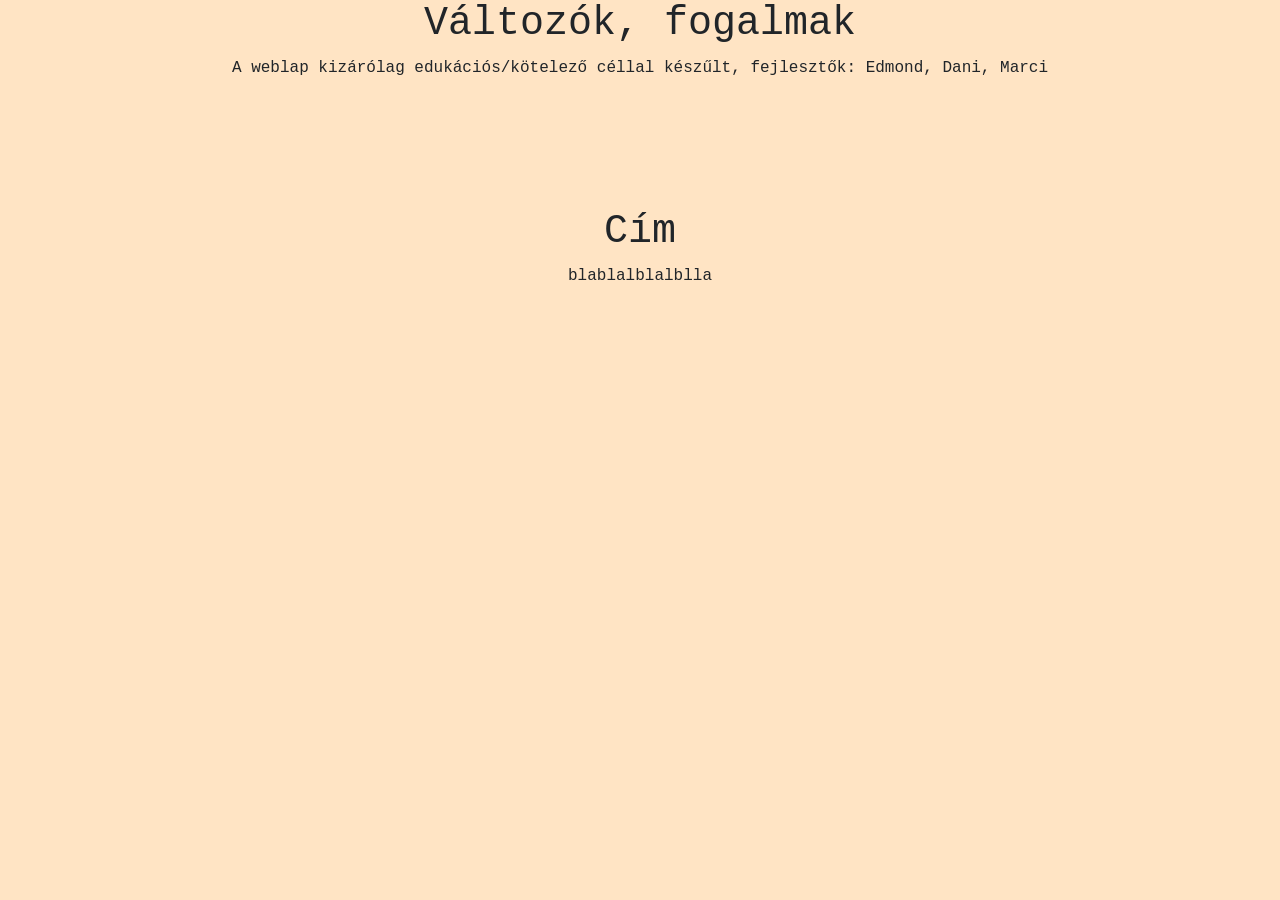
<file: 20261012_projcs/weblap/index.html>
<!DOCTYPE html>
<html lang="hu">
<head>
    <meta charset="UTF-8">
    <meta name="viewport" content="width=device-width, initial-scale=1.0">
    <link rel="stylesheet" href="https://cdn.jsdelivr.net/npm/bootstrap@4.6.2/dist/css/bootstrap.min.css">
    <link rel="stylesheet" href="index.css">
    <script src="https://cdn.jsdelivr.net/npm/jquery@3.7.1/dist/jquery.slim.min.js"></script>
    <script src="https://cdn.jsdelivr.net/npm/popper.js@1.16.1/dist/umd/popper.min.js"></script>
    <script src="https://cdn.jsdelivr.net/npm/bootstrap@4.6.2/dist/js/bootstrap.bundle.min.js"></script>
    <title>Bigyó lap!</title>
</head>
<body>
    <h1>Változók, fogalmak</h1>
    <p class="foc">A weblap kizárólag edukációs/kötelező céllal készűlt, fejlesztők: Edmond, Dani, Marci</p>
    <!--Abrakadabra-->
    <div>
        <div>
            <h1>Cím</h1>
            <p>blablalblalblla</p>
        </div>
    </div>
    




</body>
</html>
</file>
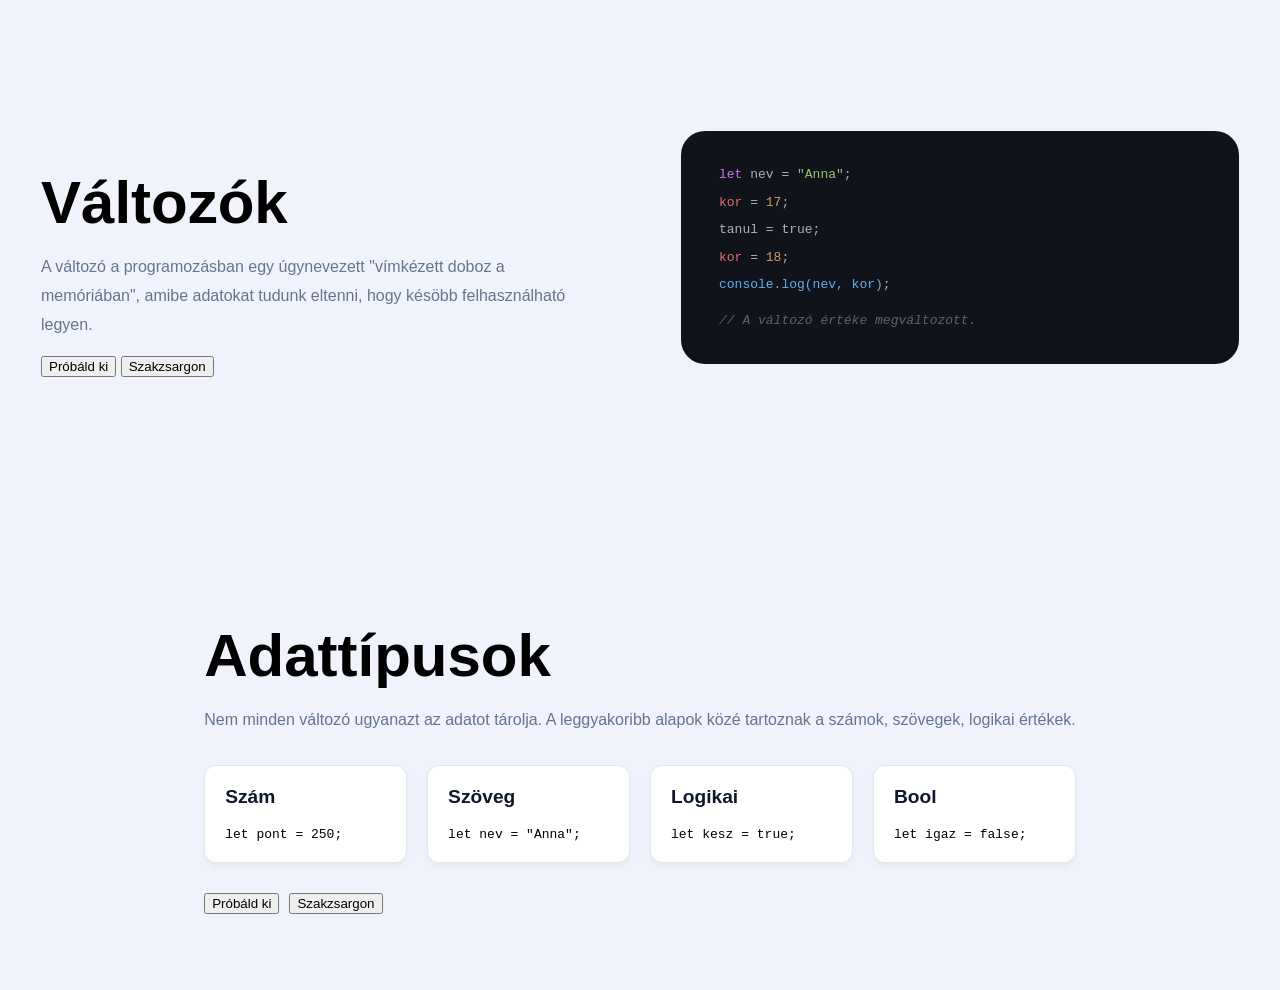
<file: Új mappa (2)/ind.html>
<!DOCTYPE html>
<html lang="en">
<head>
    <meta charset="UTF-8">
    <meta name="viewport" content="width=device-width, initial-scale=1.0">
    <title>Document</title>
    <link rel="stylesheet" href="i.css">
</head>
<body>
    <div class="container">
        <section class="intro">
            <h1>Változók</h1>
            <p>A változó a programozásban egy úgynevezett "vímkézett doboz a memóriában", amibe adatokat tudunk eltenni, hogy késöbb felhasználható legyen.</p>
            <button>Próbáld ki</button>
            <button>Szakzsargon</button>
        </section>

        <section class="code">
            <code>
                <p class="adat"><span class="deklaráció_T">let</span> nev = <span class="Szov_E">"Anna"</span>;</p>
                <p class="adat"><span class="Valt_nev"> kor</span> = <span class="szam">17</span>;</p>
                <p class="adat"><span class="deklaráció"> tanul = true;</p>
                <p class="adat"><span class="Valt_nev">kor</span> = <span class="szam">18</span>;</p>
                <p class="adat"><span class="fgv">console.log(nev, kor)</span>;</p>
                <p class="adat"></p>
                <p class="adat megj"><span class="komment">// A változó értéke megváltozott.</span></p>
                </code>
        </section>
    </div>

    <div class="container">
    <section class="intro2">
        <h1>Adattípusok</h1>
        <p>Nem minden változó ugyanazt az adatot tárolja. A leggyakoribb alapok közé tartoznak a számok, szövegek, logikai értékek.</p>
        <div class="kartyakd">
            <section class="kartya">
                <h2 class="kicsi">Szám</h2>
                <code>let pont = 250;</code>
            </section>
            
            <section class="kartya">
                <h2 class="kicsi">Szöveg</h2>
                <code>let nev = "Anna";</code>
            </section>
            
            <section class="kartya">
                <h2 class="kicsi">Logikai</h2>
                <code>let kesz = true;</code>
            </section>
            
            <section class="kartya">
                <h2 class="kicsi">Bool</h2>
                <code>let igaz = false;</code>
            </section>
        </div>

        <div class="gombok">
            <button>Próbáld ki</button>
            <button>Szakzsargon</button>
        </div>
    </section>
</div>
</body>
</html>
</file>
<file: 20261012_projcs/weblap/index.css>
body{
    /*background-color: burlywood;*/
    background-color: rgb(255,228,196);
    font-family: 'Courier New', monospace;
    text-align: center;
}
.foc{
    margin-bottom: 10%;
}
</file>
<file: Új mappa (2)/i.css>
body {
  margin: 0;
  font-family: Arial, sans-serif;
  background: #f0f2fc;
}

.container {
  min-height: 55vh;
  display: flex;
  align-items: center;
  justify-content: space-around;
  gap: 40px;
  padding: 20px;
  box-sizing: border-box;
}

.intro, .code {
  width: 45%;
}

h1 {
  font-size: 60px;
  margin-bottom: 10px;
}

p {
  color: #65758b;
  line-height: 1.8;
}


.code {
  background: #10131a;
  color: #fff;
  padding: 30px;
  border-radius: 24px;
  box-sizing: border-box;
}



.adat {
  color: #abb2bf;
  padding: 4px 8px;
  font-family: monospace;
  margin: 0;
  line-height: 1.5;
}


.deklaráció_T { 
  color: #c678dd; 
}

.Valt_nev { 
  color: #e06c75; 
}

.Szov_E { 
  color: #98c379; 
}

.szam { 
  color: #d19a66; 
}

.fgv { 
  color: #61afef; 
}

.komment { 
  color: #5c6370; 
  font-style: italic; 
}

/* A kártyákat tartalmazó doboz rács (Grid) elrendezése */
.kartyakd {
    display: grid;
    grid-template-columns: repeat(4, 1fr); /* Pontosan 4 oszlop */
    gap: 20px;
    margin: 30px 0;
}

/* Egyedi kártyák stílusa */
.kartya {
    background-color: #ffffff;
    border: 1px solid #e2e8f0;
    border-radius: 12px;
    padding: 20px;
    box-shadow: 0 4px 6px -1px rgba(0, 0, 0, 0.05);
}

.kicsi {
    font-size: 1.2rem;
    margin-top: 0;
    color: #0f172a;
}

/* Gombok elrendezése (ha szeretnéd, hogy egymás mellett vagy alatt legyenek) */
.gombok {
    display: flex;
    gap: 10px;
    margin-top: 20px;
}
</file>
